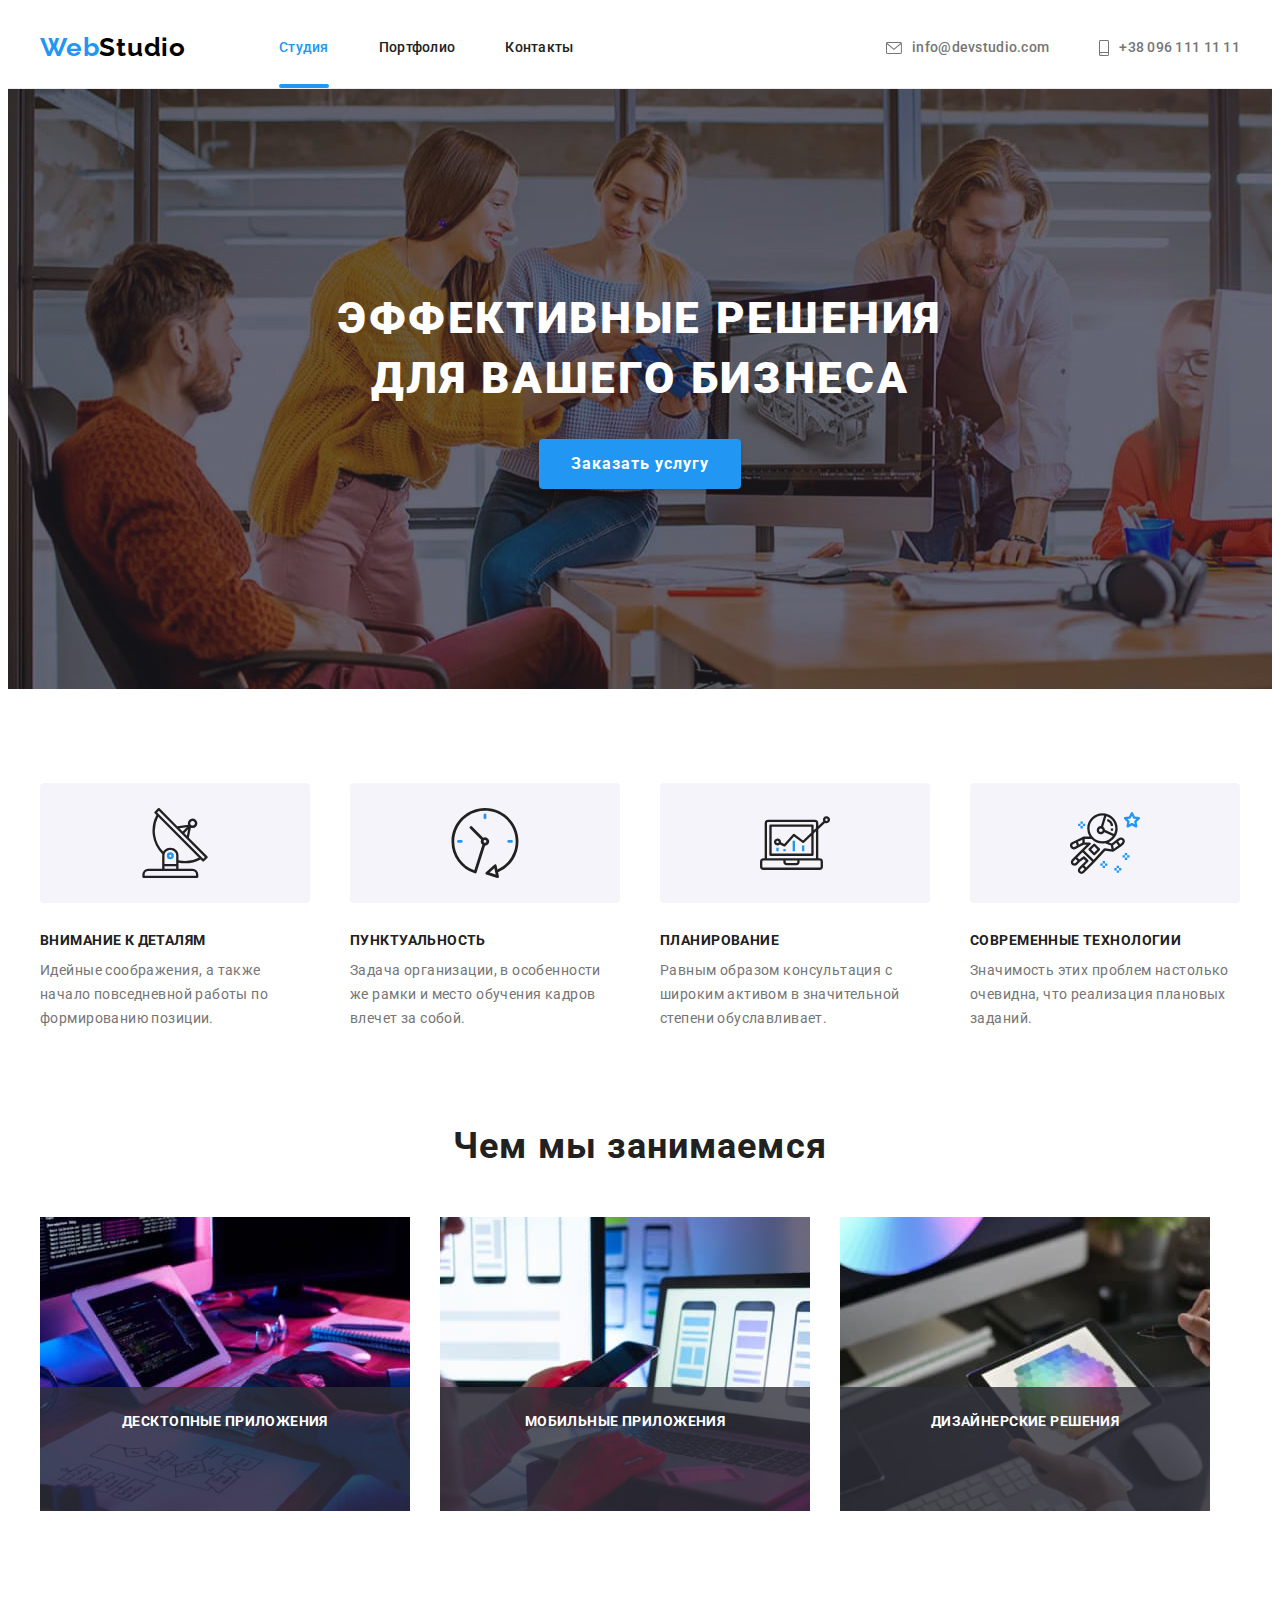
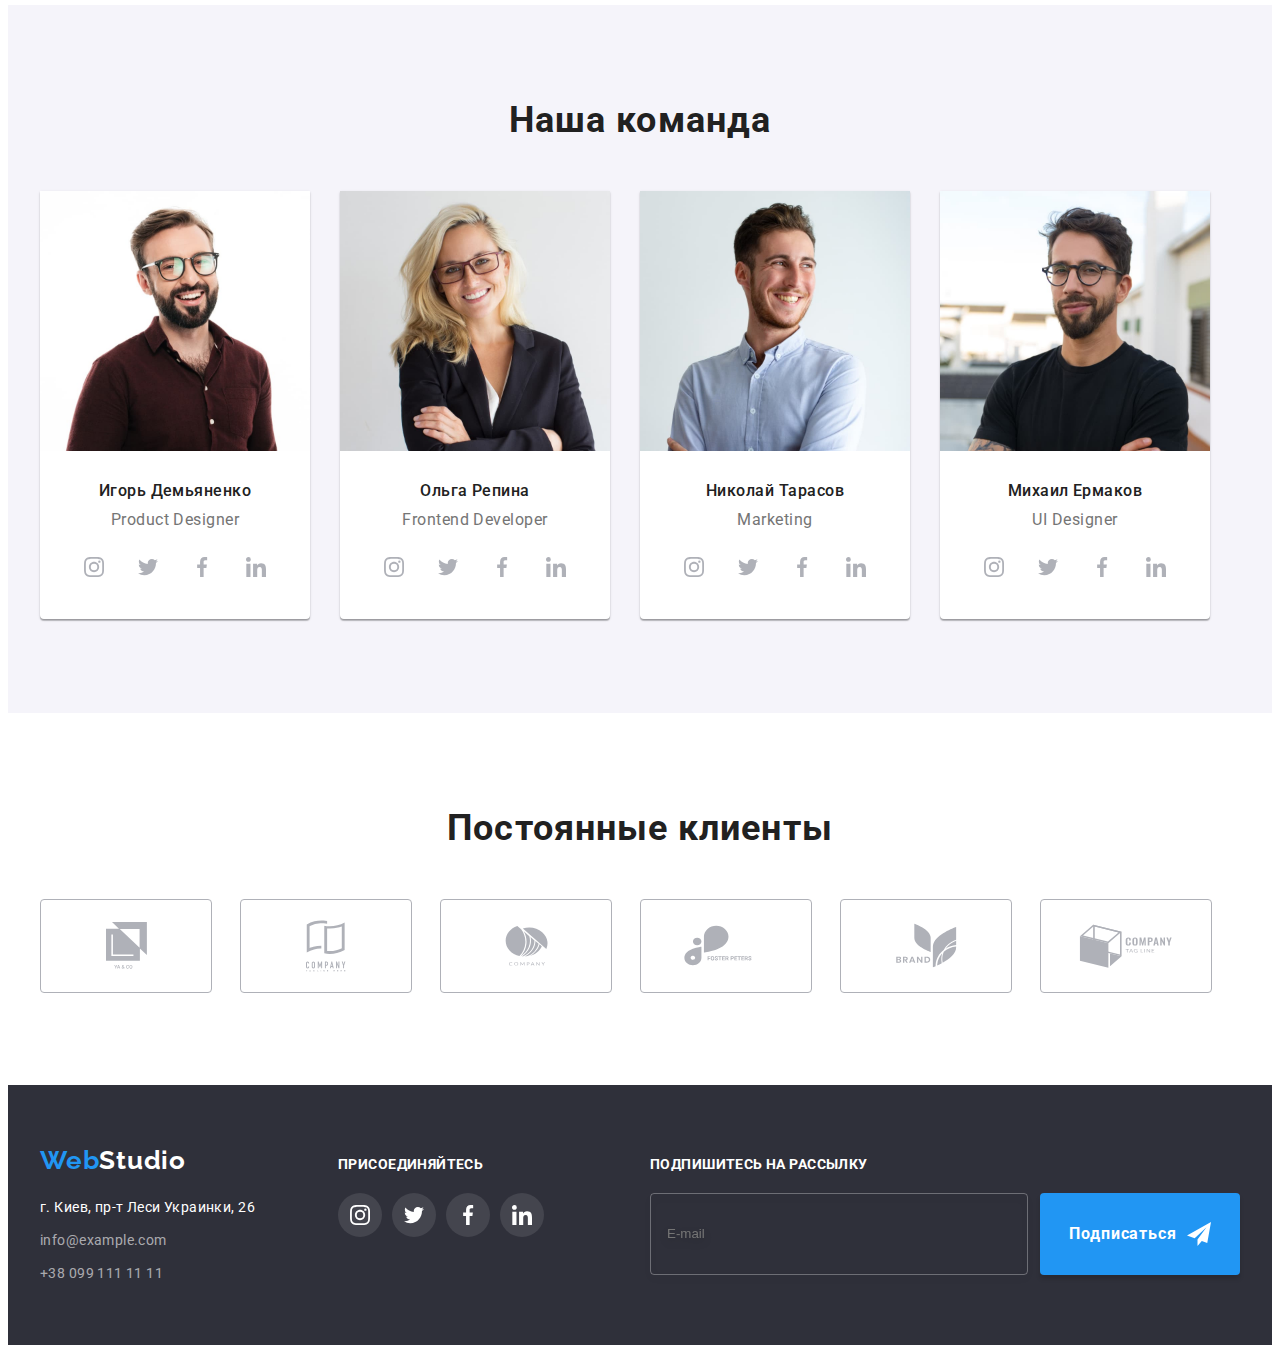
<file: index.html>
<!DOCTYPE html>
<html lang="ru">
  <head>
    <meta charset="UTF-8" />
    <meta http-equiv="X-UA-Compatible" content="IE=edge" />
    <meta name="viewport" content="width=device-width, initial-scale=1.0" />
    <title>Студия</title>
    <link rel="preconnect" href="https://fonts.googleapis.com" />
    <link rel="preconnect" href="https://fonts.gstatic.com" crossorigin />
    <link
      href="https://fonts.googleapis.com/css2?family=Raleway:wght@700&family=Roboto:wght@400;500;700;900&display=swap"
      rel="stylesheet"
    />
    <link
      rel="stylesheet"
      href="https://cdnjs.cloudflare.com/ajax/libs/modern-normalize/1.1.0/modern-normalize.min.css"
      integrity="sha512-wpPYUAdjBVSE4KJnH1VR1HeZfpl1ub8YT/NKx4PuQ5NmX2tKuGu6U/JRp5y+Y8XG2tV+wKQpNHVUX03MfMFn9Q=="
      crossorigin="anonymous"
      referrerpolicy="no-referrer"
    />
    <link rel="stylesheet" href="./css/main.min.css" />
  </head>

  <body>
    <header class="header">
      <div class="container header__container">
        <nav class="header-nav">
          <a class="logo logo--up" href="./index.html">
            Web<span class="logo__header">Studio</span></a
          >
          <ul class="header-nav__list">
            <li class="header-nav__item">
              <a
                class="header-nav__link header-nav__link--current"
                href="./index.html"
                >Студия</a
              >
            </li>
            <li class="header-nav__item">
              <a class="header-nav__link" href="./portfolio.html">Портфолио</a>
            </li>
            <li class="header-nav__item">
              <a class="header-nav__link" href="">Контакты</a>
            </li>
          </ul>
        </nav>
        <ul class="contact-quickly">
          <li class="contact-quickly__list">
            <a
              class="contact-quickly__link header-nav__link"
              href="mailto:info@devstudio.com"
            >
              <svg class="contact-quickly__icon" width="16" height="12">
                <use href="./images/icons.svg#envelope"></use>
              </svg>
              info@devstudio.com</a
            >
          </li>
          <li class="contact-quickly__list">
            <a
              class="contact-quickly__link header-nav__link"
              href="tel:380961111111"
            >
              <svg class="contact-quickly__icon" width="10" height="16">
                <use href="./images/icons.svg#smartphone"></use>
              </svg>
              +38 096 111 11 11</a
            >
          </li>
        </ul>
      </div>
    </header>
    <main>
      <section class="hero">
        <h1 class="hero__title">
          Эффективные решения <br />
          для вашего бизнеса
        </h1>
        <button class="button-general" type="button" data-modal-open>
          Заказать услугу
        </button>
      </section>

      <section class="feature section">
        <div class="container">
          <h2 class="visually-hidden">Особенности</h2>
          <ul class="feature__list">
            <li class="feature__item">
              <div class="feature__fon">
                <svg width="70" height="70">
                  <use href="./images/icons.svg#antenna"></use>
                </svg>
              </div>
              <h3 class="feature__title">Внимание к деталям</h3>
              <p class="feature__text">
                Идейные соображения, а также начало повседневной работы по
                формированию позиции.
              </p>
            </li>
            <li class="feature__item">
              <div class="feature__fon">
                <svg width="70" height="70">
                  <use href="./images/icons.svg#clock"></use>
                </svg>
              </div>
              <h3 class="feature__title">Пунктуальность</h3>
              <p class="feature__text">
                Задача организации, в особенности же рамки и место обучения
                кадров влечет за собой.
              </p>
            </li>
            <li class="feature__item">
              <div class="feature__fon">
                <svg width="70" height="70">
                  <use href="./images/icons.svg#diagram"></use>
                </svg>
              </div>

              <h3 class="feature__title">Планирование</h3>
              <p class="feature__text">
                Равным образом консультация с широким активом в значительной
                степени обуславливает.
              </p>
            </li>
            <li class="feature__item">
              <div class="feature__fon">
                <svg width="70" height="70">
                  <use href="./images/icons.svg#astronaut"></use>
                </svg>
              </div>

              <h3 class="feature__title">Современные технологии</h3>
              <p class="feature__text">
                Значимость этих проблем настолько очевидна, что реализация
                плановых заданий.
              </p>
            </li>
          </ul>
        </div>
      </section>

      <section class="promo">
        <div class="container">
          <h2 class="title">Чем мы занимаемся</h2>
          <ul class="promo__list">
            <li class="promo__item">
              <img
                src="./images/work/work-1.jpg"
                alt="Разрабатываем приложения для настольных компьютеров"
                width="370"
                height="294"
              />
              <div class="promo__backgroundcolor">
                <p class="promo__descr">Десктопные приложения</p>
              </div>
            </li>
            <li class="promo__item">
              <img
                src="./images/work/work-2.jpg"
                alt="Разрабатываем приложения для мобильных устройств"
                width="370"
                height="294"
              />
              <div class="promo__backgroundcolor">
                <p class="promo__descr">Мобильные приложения</p>
              </div>
            </li>
            <li class="promo__item">
              <img
                src="./images/work/work-3.jpg"
                alt="Разрабатываем дизайнерские проекты"
                width="370"
                height="294"
              />
              <div class="promo__backgroundcolor">
                <p class="promo__descr">Дизайнерские решения</p>
              </div>
            </li>
          </ul>
        </div>
      </section>

      <section class="team section">
        <div class="container">
          <h2 class="title team__title">Наша команда</h2>
          <ul class="team__list">
            <li class="team__member">
              <img
                class="team__photo"
                src="./images/team/team.jpg"
                alt="Игорь Демьяненко"
                width="270"
                height="260"
              />
              <div class="team__descr">
                <h3 class="team__name">Игорь Демьяненко</h3>
                <p class="team__position" lang="en">Product Designer</p>
                <ul class="social-list">
                  <li class="social-list__item">
                    <a
                      class="social-list__link"
                      href=""
                      aria-label="Icon Instagram"
                      target="_blank"
                      rel="noopener noreferrer"
                    >
                      <svg class="social-list__icon" width="20" height="20">
                        <use href="./images/icons.svg#instagram"></use>
                      </svg>
                    </a>
                  </li>
                  <li class="social-list__item">
                    <a
                      class="social-list__link"
                      href=""
                      aria-label="Icon Twitter"
                      target="_blank"
                      rel="noopener noreferrer"
                    >
                      <svg class="social-list__icon" width="20" height="20">
                        <use href="./images/icons.svg#twitter"></use>
                      </svg>
                    </a>
                  </li>
                  <li class="social-list__item">
                    <a
                      class="social-list__link"
                      href=""
                      aria-label="Icon Facebook"
                      target="_blank"
                      rel="noopener noreferrer"
                    >
                      <svg class="social-list__icon" width="20" height="20">
                        <use href="./images/icons.svg#facebook"></use>
                      </svg>
                    </a>
                  </li>
                  <li class="social-list__item">
                    <a
                      class="social-list__link"
                      href=""
                      aria-label="Icon Linkedin"
                      target="_blank"
                      rel="noopener noreferrer"
                    >
                      <svg class="social-list__icon" width="20" height="20">
                        <use href="./images/icons.svg#linkedin"></use>
                      </svg>
                    </a>
                  </li>
                </ul>
              </div>
            </li>
            <li class="team__member">
              <img
                class="team__photo"
                src="./images/team/team-2.jpg"
                alt="Ольга Репина"
                width="270"
                height="260"
              />

              <div class="team__descr">
                <h3 class="team__name">Ольга Репина</h3>
                <p class="team__position" lang="en">Frontend Developer</p>
                <ul class="social-list">
                  <li class="social-list__item">
                    <a
                      class="social-list__link"
                      href=""
                      aria-label="Icon Instagram"
                      target="_blank"
                      rel="noopener noreferrer"
                    >
                      <svg class="social-list__icon" width="20" height="20">
                        <use href="./images/icons.svg#instagram"></use>
                      </svg>
                    </a>
                  </li>
                  <li class="social-list__item">
                    <a
                      class="social-list__link"
                      href=""
                      aria-label="Icon Twitter"
                      target="_blank"
                      rel="noopener noreferrer"
                    >
                      <svg class="social-list__icon" width="20" height="20">
                        <use href="./images/icons.svg#twitter"></use>
                      </svg>
                    </a>
                  </li>
                  <li class="social-list__item">
                    <a
                      class="social-list__link"
                      href=""
                      aria-label="Icon Facebook"
                      target="_blank"
                      rel="noopener noreferrer"
                    >
                      <svg class="social-list__icon" width="20" height="20">
                        <use href="./images/icons.svg#facebook"></use>
                      </svg>
                    </a>
                  </li>
                  <li class="social-list__item">
                    <a
                      class="social-list__link"
                      href=""
                      aria-label="Icon Linkedin"
                      target="_blank"
                      rel="noopener noreferrer"
                    >
                      <svg class="social-list__icon" width="20" height="20">
                        <use href="./images/icons.svg#linkedin"></use>
                      </svg>
                    </a>
                  </li>
                </ul>
              </div>
            </li>
            <li class="team__member">
              <img
                class="team__photo"
                src="./images/team/team-3.jpg"
                alt="Николай Тарасов"
                width="270"
                height="260"
              />

              <div class="team__descr">
                <h3 class="team__name">Николай Тарасов</h3>
                <p class="team__position" lang="en">Marketing</p>
                <ul class="social-list">
                  <li class="social-list__item">
                    <a
                      class="social-list__link"
                      href=""
                      aria-label="Icon Instagram"
                      target="_blank"
                      rel="noopener noreferrer"
                    >
                      <svg class="social-list__icon" width="20" height="20">
                        <use href="./images/icons.svg#instagram"></use>
                      </svg>
                    </a>
                  </li>
                  <li class="social-list__item">
                    <a
                      class="social-list__link"
                      href=""
                      aria-label="Icon Twitter"
                      target="_blank"
                      rel="noopener noreferrer"
                    >
                      <svg class="social-list__icon" width="20" height="20">
                        <use href="./images/icons.svg#twitter"></use>
                      </svg>
                    </a>
                  </li>
                  <li class="social-list__item">
                    <a
                      class="social-list__link"
                      href=""
                      aria-label="Icon Facebook"
                      target="_blank"
                      rel="noopener noreferrer"
                    >
                      <svg class="social-list__icon" width="20" height="20">
                        <use href="./images/icons.svg#facebook"></use>
                      </svg>
                    </a>
                  </li>
                  <li class="social-list__item">
                    <a
                      class="social-list__link"
                      href=""
                      aria-label="Icon Linkedin"
                      target="_blank"
                      rel="noopener noreferrer"
                    >
                      <svg class="social-list__icon" width="20" height="20">
                        <use href="./images/icons.svg#linkedin"></use>
                      </svg>
                    </a>
                  </li>
                </ul>
              </div>
            </li>
            <li class="team__member">
              <img
                class="team__photo"
                src="./images/team/team-4.jpg"
                alt="Михаил Ермаков"
                width="270"
                height="260"
              />
              <div class="team__descr">
                <h3 class="team__name">Михаил Ермаков</h3>
                <p class="team__position" lang="en">UI Designer</p>
                <ul class="social-list">
                  <li class="social-list__item">
                    <a
                      class="social-list__link"
                      href=""
                      aria-label="Icon Instagram"
                      target="_blank"
                      rel="noopener noreferrer"
                    >
                      <svg class="social-list__icon" width="20" height="20">
                        <use href="./images/icons.svg#instagram"></use>
                      </svg>
                    </a>
                  </li>
                  <li class="social-list__item">
                    <a
                      class="social-list__link"
                      href=""
                      aria-label="Icon Twitter"
                      target="_blank"
                      rel="noopener noreferrer"
                    >
                      <svg class="social-list__icon" width="20" height="20">
                        <use href="./images/icons.svg#twitter"></use>
                      </svg>
                    </a>
                  </li>
                  <li class="social-list__item">
                    <a
                      class="social-list__link"
                      href=""
                      aria-label="Icon Facebook"
                      target="_blank"
                      rel="noopener noreferrer"
                    >
                      <svg class="social-list__icon" width="20" height="20">
                        <use href="./images/icons.svg#facebook"></use>
                      </svg>
                    </a>
                  </li>
                  <li class="social-list__item">
                    <a
                      class="social-list__link"
                      href=""
                      aria-label="Icon Linkedin"
                      target="_blank"
                      rel="noopener noreferrer"
                    >
                      <svg class="social-list__icon" width="20" height="20">
                        <use href="./images/icons.svg#linkedin"></use>
                      </svg>
                    </a>
                  </li>
                </ul>
              </div>
            </li>
          </ul>
        </div>
      </section>

      <section class="clients section">
        <div class="container">
          <h2 class="title">Постоянные клиенты</h2>
          <ul class="clients__list">
            <li class="our-client">
              <a class="our-client__link" href="">
                <svg class="our-client__logo" width="41" height="47">
                  <use href="./images/icons.svg#ya-co"></use>
                </svg>
              </a>
            </li>
            <li class="our-client">
              <a class="our-client__link" href="">
                <svg class="our-client__logo" width="40" height="52">
                  <use href="./images/icons.svg#tagline"></use>
                </svg>
              </a>
            </li>
            <li class="our-client">
              <a class="our-client__link" href="">
                <svg class="our-client__logo" width="43" height="41">
                  <use href="./images/icons.svg#company"></use>
                </svg>
              </a>
            </li>
            <li class="our-client">
              <a class="our-client__link" href="">
                <svg class="our-client__logo" width="84" height="41">
                  <use href="./images/icons.svg#foster"></use>
                </svg>
              </a>
            </li>
            <li class="our-client">
              <a class="our-client__link" href="">
                <svg class="our-client__logo" width="63" height="45">
                  <use href="./images/icons.svg#brand"></use>
                </svg>
              </a>
            </li>
            <li class="our-client">
              <a class="our-client__link" href="">
                <svg class="our-client__logo" width="94" height="44">
                  <use href="./images/icons.svg#tag-line"></use>
                </svg>
              </a>
            </li>
          </ul>
        </div>
      </section>
    </main>
    <footer class="footer">
      <div class="container footer__container">
        <div class="footer__adress">
          <a class="logo logo--down" href="./index.html">
            Web<span class="logo__footer">Studio</span></a
          >
          <address>
            <ul class="contacts">
              <li class="contacts__item">
                <a
                  class="contacts__decor"
                  href="https://goo.gl/maps/PAiW9LLceKNYEAaVA"
                  target="_blank"
                  rel="noreferrer noopener nofollow"
                  >г. Киев, пр-т Леси Украинки, 26</a
                >
              </li>
              <li class="contacts__item">
                <a
                  class="contacts__decor--transparency"
                  href="mailto:info@example.com"
                  >info@example.com</a
                >
              </li>
              <li class="contacts__item">
                <a class="contacts__decor--transparency" href="tel:380991111111"
                  >+38 099 111 11 11</a
                >
              </li>
            </ul>
          </address>
        </div>
        <div class="join">
          <p class="join__title">присоединяйтесь</p>
          <ul class="social-list">
            <li class="social-list__item">
              <a
                class="social-list__link social-list__link--footer"
                href=""
                aria-label="Icon Instagram"
              >
                <svg class="social-list__icon" width="20" height="20">
                  <use href="./images/icons.svg#instagram"></use>
                </svg>
              </a>
            </li>
            <li class="social-list__item">
              <a
                class="social-list__link social-list__link--footer"
                href=""
                aria-label="Icon Twitter"
              >
                <svg
                  class="social-list__icon adress-icon"
                  width="20"
                  height="20"
                >
                  <use href="./images/icons.svg#twitter"></use>
                </svg>
              </a>
            </li>
            <li class="social-list__item">
              <a
                class="social-list__link social-list__link--footer"
                href=""
                aria-label="Icon Facebook"
              >
                <svg
                  class="social-list__icon adress-icon"
                  width="20"
                  height="20"
                >
                  <use href="./images/icons.svg#facebook"></use>
                </svg>
              </a>
            </li>
            <li class="social-list__item">
              <a
                class="social-list__link social-list__link--footer"
                href=""
                aria-label="Icon Linkedin"
              >
                <svg
                  class="social-list__icon adress-icon"
                  width="20"
                  height="20"
                >
                  <use href="./images/icons.svg#linkedin"></use>
                </svg>
              </a>
            </li>
          </ul>
        </div>
        <form class="subscription" autocomplete="off">
          <label class="subscription__label" for="subscription"
            >Подпишитесь на рассылку</label
          >
          <div class="subscription__form">
            <input
              class="subscription__input"
              type="email"
              name="subscription"
              id="subscription"
              placeholder="E-mail"
            />
            <button class="subscription__button" type="submit">
              <span class="subscription__send">Подписаться</span>
              <svg class="subscription__icon" width="24" height="24">
                <use href="./images/icons.svg#icon-send"></use>
              </svg>
            </button>
          </div>
        </form>
      </div>
    </footer>
    <div class="backdrop is-hidden" data-modal>
      <div class="modal">
        <button class="close-button" type="button" data-modal-close>
          <svg class="close-button__svg" width="18" height="18">
            <use href="./images/icons.svg#close"></use>
          </svg>
        </button>

        <strong class="modal__title"
          >Оставьте свои данные, мы вам перезвоним</strong
        >
        <label class="modal__form">
          <span class="modal__label">Имя</span>
          <span class="modal__custom">
            <input class="modal__input" type="text" name="name" />
            <svg class="modal__icon" width="18" height="18">
              <use href="./images/icons.svg#person-modal"></use>
            </svg>
          </span>
        </label>
        <label class="modal__form">
          <span class="modal__label">Телефон</span>
          <span class="modal__custom">
            <input class="modal__input" type="tel" name="tel" />
            <svg class="modal__icon" width="18" height="18">
              <use href="./images/icons.svg#phone-modal"></use>
            </svg>
          </span>
        </label>
        <label class="modal__form">
          <span class="modal__label">Почта</span>
          <span class="modal__custom">
            <input class="modal__input" type="email" name="e-mail" />
            <svg class="modal__icon" width="18" height="18">
              <use href="./images/icons.svg#email-modal"></use>
            </svg>
          </span>
        </label>
        <div class="modal__area-form">
          <label class="modal__label" for="textarea">Комментарий</label>
          <textarea
            class="modal__area"
            name="textarea"
            rows="10"
            id="textarea"
            placeholder="Введите текст"
          ></textarea>
        </div>

        <label class="checkbox-form">
          <input
            class="checkbox-form__checkbox visually-hidden"
            type="checkbox"
          />
          <span class="checkbox-form__icon">
            <svg width="16" height="15">
              <use href="./images/icons.svg#icon-check-modal"></use>
            </svg>
          </span>
          <span class="checkbox-form__text"
            >Соглашаюсь с рассылкой и принимаю
            <a class="checkbox-form__link" href="">Условия договора</a></span
          >
        </label>

        <button class="button-general" type="submit">Отправить</button>
      </div>
    </div>
    <script src="./js/modal.js"></script>
  </body>
</html>
</file>
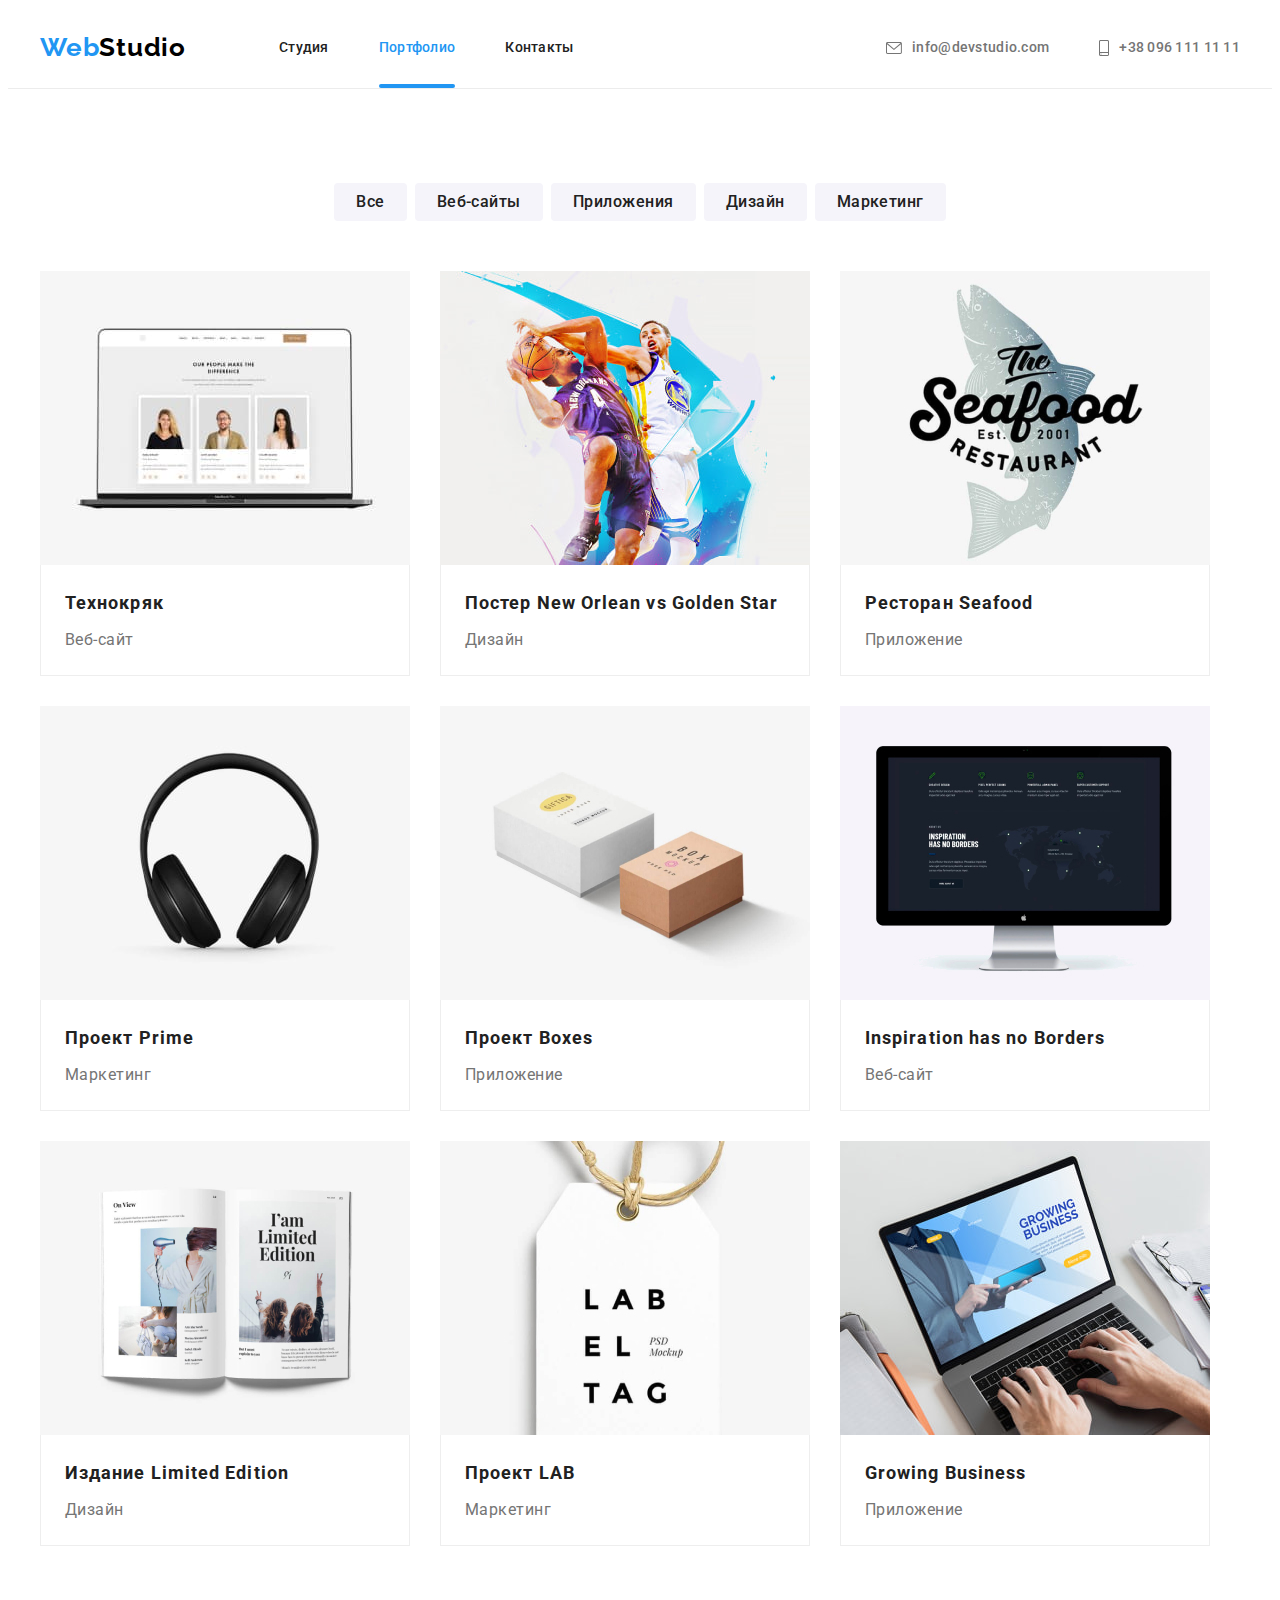
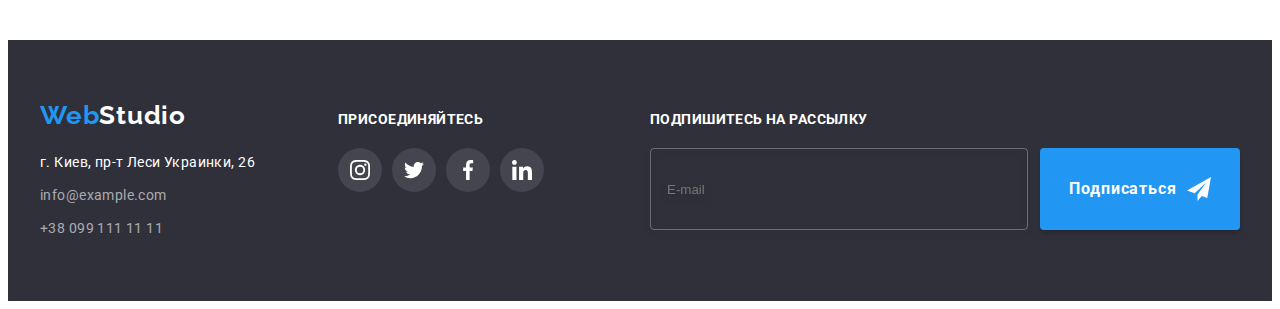
<file: portfolio.html>
<!DOCTYPE html>
<html lang="ru">
  <head>
    <meta charset="UTF-8" />
    <meta http-equiv="X-UA-Compatible" content="IE=edge" />
    <meta name="viewport" content="width=device-width, initial-scale=1.0" />
    <title>Портфолио</title>
    <link rel="preconnect" href="https://fonts.googleapis.com" />
    <link rel="preconnect" href="https://fonts.gstatic.com" crossorigin />
    <link
      href="https://fonts.googleapis.com/css2?family=Raleway:wght@700&family=Roboto:wght@400;500;700;900&display=swap"
      rel="stylesheet"
    />
    <link
      rel="stylesheet"
      href="https://cdnjs.cloudflare.com/ajax/libs/modern-normalize/1.1.0/modern-normalize.min.css"
      integrity="sha512-wpPYUAdjBVSE4KJnH1VR1HeZfpl1ub8YT/NKx4PuQ5NmX2tKuGu6U/JRp5y+Y8XG2tV+wKQpNHVUX03MfMFn9Q=="
      crossorigin="anonymous"
      referrerpolicy="no-referrer"
    />
    <link rel="stylesheet" href="./css/main.min.css" />
  </head>

  <body>
    <header class="header">
      <div class="container header__container">
        <nav class="header-nav">
          <a class="logo logo--up" href="./index.html">
            Web<span class="logo__header">Studio</span></a
          >
          <ul class="header-nav__list">
            <li class="header-nav__item">
              <a class="header-nav__link" href="./index.html">Студия</a>
            </li>
            <li class="header-nav__item">
              <a
                class="header-nav__link header-nav__link--current"
                href="./portfolio.html"
                >Портфолио</a
              >
            </li>
            <li class="header-nav__item">
              <a class="header-nav__link" href="">Контакты</a>
            </li>
          </ul>
        </nav>
        <ul class="contact-quickly">
          <li class="contact-quickly__list">
            <a
              class="contact-quickly__link header-nav__link"
              href="mailto:info@devstudio.com"
            >
              <svg class="contact-quickly__icon" width="16" height="12">
                <use href="./images/icons.svg#envelope"></use>
              </svg>
              info@devstudio.com</a
            >
          </li>
          <li class="contact-quickly__list">
            <a
              class="contact-quickly__link header-nav__link"
              href="tel:380961111111"
            >
              <svg class="contact-quickly__icon" width="10" height="16">
                <use href="./images/icons.svg#smartphone"></use>
              </svg>
              +38 096 111 11 11</a
            >
          </li>
        </ul>
      </div>
    </header>
    <main>
      <section class="section">
        <div class="container">
          <h1 class="visually-hidden">Примеры работ веб-студии</h1>
          <ul class="filter">
            <li class="filter__item">
              <button class="filter__button" type="button">Все</button>
            </li>
            <li class="filter__item">
              <button class="filter__button" type="button">Веб-сайты</button>
            </li>
            <li class="filter__item">
              <button class="filter__button" type="button">Приложения</button>
            </li>
            <li class="filter__item">
              <button class="filter__button" type="button">Дизайн</button>
            </li>
            <li class="filter__item">
              <button class="filter__button" type="button">Маркетинг</button>
            </li>
          </ul>
          <ul class="portfolio">
            <li class="portfolio__item">
              <a class="customer" href="">
                <div class="customer__vor-overlay">
                  <img
                    src="./images/portfolio/technokrjak.jpg"
                    alt="Изображение ноутбука"
                    width="370"
                    height="294"
                  />
                  <div class="customer__overlay">
                    <p class="customer__overlay-descr">
                      Ресурс предлагает комплексные предложения с разным уровнем
                      функционала и сервисов. Все это позволит посетителю
                      получить исчерпывающие сведения о компании или частном
                      лице.
                    </p>
                  </div>
                </div>
                <div class="customer__description">
                  <h2 class="customer__company">Технокряк</h2>
                  <p class="customer__type">Веб-сайт</p>
                </div>
              </a>
            </li>
            <li class="portfolio__item">
              <a class="customer" href="">
                <div class="customer__vor-overlay">
                  <img
                    src="./images/portfolio/new-orlean.jpg"
                    alt="Постер New Orlean"
                    width="370"
                    height="294"
                  />
                  <div class="customer__overlay">
                    <p class="customer__overlay-descr">
                      Ресурс предлагает комплексные предложения с разным уровнем
                      функционала и сервисов. Все это позволит посетителю
                      получить исчерпывающие сведения о компании или частном
                      лице.
                    </p>
                  </div>
                </div>
                <div class="customer__description">
                  <h2 class="customer__company">
                    Постер New Orlean vs Golden Star
                  </h2>
                  <p class="customer__type">Дизайн</p>
                </div>
              </a>
            </li>
            <li class="portfolio__item">
              <a class="customer" href="">
                <div class="customer__vor-overlay">
                  <img
                    src="./images/portfolio/seafood.jpg"
                    alt="Ресторан Seafood"
                    width="370"
                    height="294"
                  />
                  <div class="customer__overlay">
                    <p class="customer__overlay-descr">
                      Ресурс предлагает комплексные предложения с разным уровнем
                      функционала и сервисов. Все это позволит посетителю
                      получить исчерпывающие сведения о компании или частном
                      лице.
                    </p>
                  </div>
                </div>

                <div class="customer__description">
                  <h2 class="customer__company">Ресторан Seafood</h2>
                  <p class="customer__type">Приложение</p>
                </div>
              </a>
            </li>
            <li class="portfolio__item">
              <a class="customer" href="">
                <div class="customer__vor-overlay">
                  <img
                    src="./images/portfolio/prime.jpg"
                    alt="Наушники"
                    width="370"
                    height="294"
                  />
                  <div class="customer__overlay">
                    <p class="customer__overlay-descr">
                      Ресурс предлагает комплексные предложения с разным уровнем
                      функционала и сервисов. Все это позволит посетителю
                      получить исчерпывающие сведения о компании или частном
                      лице.
                    </p>
                  </div>
                </div>

                <div class="customer__description">
                  <h2 class="customer__company">Проект Prime</h2>
                  <p class="customer__type">Маркетинг</p>
                </div>
              </a>
            </li>
            <li class="portfolio__item">
              <a class="customer" href="">
                <div class="customer__vor-overlay">
                  <img
                    src="./images/portfolio/boxes.jpg"
                    alt="Две коробки"
                    width="370"
                    height="294"
                  />
                  <div class="customer__overlay">
                    <p class="customer__overlay-descr">
                      Ресурс предлагает комплексные предложения с разным уровнем
                      функционала и сервисов. Все это позволит посетителю
                      получить исчерпывающие сведения о компании или частном
                      лице.
                    </p>
                  </div>
                </div>

                <div class="customer__description">
                  <h2 class="customer__company">Проект Boxes</h2>
                  <p class="customer__type">Приложение</p>
                </div>
              </a>
            </li>
            <li class="portfolio__item">
              <a class="customer" href="">
                <div class="customer__vor-overlay">
                  <img
                    src="./images/portfolio/inspiration.jpg"
                    alt="Компьютер"
                    width="370"
                    height="294"
                  />
                  <div class="customer__overlay">
                    <p class="customer__overlay-descr">
                      Ресурс предлагает комплексные предложения с разным уровнем
                      функционала и сервисов. Все это позволит посетителю
                      получить исчерпывающие сведения о компании или частном
                      лице.
                    </p>
                  </div>
                </div>

                <div class="customer__description">
                  <h2 class="customer__company">Inspiration has no Borders</h2>
                  <p class="customer__type">Веб-сайт</p>
                </div>
              </a>
            </li>
            <li class="portfolio__item">
              <a class="customer" href="">
                <div class="customer__vor-overlay">
                  <img
                    src="./images/portfolio/limited-edition.jpg"
                    alt="Книга"
                    width="370"
                    height="294"
                  />
                  <div class="customer__overlay">
                    <p class="customer__overlay-descr">
                      Ресурс предлагает комплексные предложения с разным уровнем
                      функционала и сервисов. Все это позволит посетителю
                      получить исчерпывающие сведения о компании или частном
                      лице.
                    </p>
                  </div>
                </div>

                <div class="customer__description">
                  <h2 class="customer__company">Издание Limited Edition</h2>
                  <p class="customer__type">Дизайн</p>
                </div>
              </a>
            </li>
            <li class="portfolio__item">
              <a class="customer" href="">
                <div class="customer__vor-overlay">
                  <img
                    src="./images/portfolio/lab.jpg"
                    alt="Бирка"
                    width="370"
                    height="294"
                  />
                  <div class="customer__overlay">
                    <p class="customer__overlay-descr">
                      Ресурс предлагает комплексные предложения с разным уровнем
                      функционала и сервисов. Все это позволит посетителю
                      получить исчерпывающие сведения о компании или частном
                      лице.
                    </p>
                  </div>
                </div>

                <div class="customer__description">
                  <h2 class="customer__company">Проект LAB</h2>
                  <p class="customer__type">Маркетинг</p>
                </div>
              </a>
            </li>
            <li class="portfolio__item">
              <a class="customer" href="">
                <div class="customer__vor-overlay">
                  <img
                    src="./images/portfolio/growing-business.jpg"
                    alt="Ноутбук"
                    width="370"
                    height="294"
                  />
                  <div class="customer__overlay">
                    <p class="customer__overlay-descr">
                      Ресурс предлагает комплексные предложения с разным уровнем
                      функционала и сервисов. Все это позволит посетителю
                      получить исчерпывающие сведения о компании или частном
                      лице.
                    </p>
                  </div>
                </div>
                <div class="customer__description">
                  <h2 class="customer__company">Growing Business</h2>
                  <p class="customer__type">Приложение</p>
                </div>
              </a>
            </li>
          </ul>
        </div>
      </section>
    </main>
    <footer class="footer">
      <div class="container footer__container">
        <div class="footer__adress">
          <a class="logo logo--down" href="./index.html">
            Web<span class="logo__footer">Studio</span></a
          >
          <address>
            <ul class="contacts">
              <li class="contacts__item">
                <a
                  class="contacts__decor"
                  href="https://goo.gl/maps/PAiW9LLceKNYEAaVA"
                  target="_blank"
                  rel="noreferrer noopener nofollow"
                  >г. Киев, пр-т Леси Украинки, 26</a
                >
              </li>
              <li class="contacts__item">
                <a
                  class="contacts__decor--transparency"
                  href="mailto:info@example.com"
                  >info@example.com</a
                >
              </li>
              <li class="contacts__item">
                <a class="contacts__decor--transparency" href="tel:380991111111"
                  >+38 099 111 11 11</a
                >
              </li>
            </ul>
          </address>
        </div>
        <div class="join">
          <p class="join__title">присоединяйтесь</p>
          <ul class="social-list">
            <li class="social-list__item">
              <a
                class="social-list__link social-list__link--footer"
                href=""
                aria-label="Icon Instagram"
              >
                <svg class="social-list__icon" width="20" height="20">
                  <use href="./images/icons.svg#instagram"></use>
                </svg>
              </a>
            </li>
            <li class="social-list__item">
              <a
                class="social-list__link social-list__link--footer"
                href=""
                aria-label="Icon Twitter"
              >
                <svg
                  class="social-list__icon adress-icon"
                  width="20"
                  height="20"
                >
                  <use href="./images/icons.svg#twitter"></use>
                </svg>
              </a>
            </li>
            <li class="social-list__item">
              <a
                class="social-list__link social-list__link--footer"
                href=""
                aria-label="Icon Facebook"
              >
                <svg
                  class="social-list__icon adress-icon"
                  width="20"
                  height="20"
                >
                  <use href="./images/icons.svg#facebook"></use>
                </svg>
              </a>
            </li>
            <li class="social-list__item">
              <a
                class="social-list__link social-list__link--footer"
                href=""
                aria-label="Icon Linkedin"
              >
                <svg
                  class="social-list__icon adress-icon"
                  width="20"
                  height="20"
                >
                  <use href="./images/icons.svg#linkedin"></use>
                </svg>
              </a>
            </li>
          </ul>
        </div>
        <form class="subscription" autocomplete="off">
          <label class="subscription__label" for="subscription"
            >Подпишитесь на рассылку</label
          >
          <div class="subscription__form">
            <input
              class="subscription__input"
              type="email"
              name="subscription"
              id="subscription"
              placeholder="E-mail"
            />
            <button class="subscription__button" type="submit">
              <span class="subscription__send">Подписаться</span>
              <svg class="subscription__icon" width="24" height="24">
                <use href="./images/icons.svg#icon-send"></use>
              </svg>
            </button>
          </div>
        </form>
      </div>
    </footer>
  </body>
</html>
</file>
<file: css/main.min.css>
.header__container,.header-nav,.header-nav__list,.contact-quickly{display:-webkit-box;display:-ms-flexbox;display:flex;-webkit-box-pack:justify;-ms-flex-pack:justify;justify-content:space-between;-webkit-box-align:center;-ms-flex-align:center;align-items:center}.header-nav__list,.contact-quickly,.feature__list,.contacts,.promo__list,.team__list,.social-list,.clients__list,.filter,.portfolio{list-style-type:none}.social-list,.social-list__link,.subscription__button{display:-webkit-box;display:-ms-flexbox;display:flex;-webkit-box-pack:center;-ms-flex-pack:center;justify-content:center;-webkit-box-align:center;-ms-flex-align:center;align-items:center}.visually-hidden{position:absolute;width:1px;height:1px;margin:-1px;border:0;padding:0;white-space:nowrap;-webkit-clip-path:inset(100%);clip-path:inset(100%);clip:rect(0 0 0 0);overflow:hidden}body{font-family:Roboto, sans-serif;color:#757575;font-size:14px}.title{font-size:36px;line-height:1.17;text-align:center;letter-spacing:0.03em;color:#212121;margin-bottom:50px}h1,h2,h3,h4,h5,h6,p,ul{margin:0}ul{-webkit-padding-start:0;padding-inline-start:0}img{display:block}.section{padding-top:94px;padding-bottom:94px}.container{width:1200px;padding-left:15px;padding-right:15px;margin-left:auto;margin-right:auto}.footer__container{display:-webkit-box;display:-ms-flexbox;display:flex;-webkit-box-align:baseline;-ms-flex-align:baseline;align-items:baseline;-webkit-box-pack:justify;-ms-flex-pack:justify;justify-content:space-between}.header{background-color:#ffffff;border-bottom:1px solid #ececec}.header-nav{margin-right:auto}.header-nav__item{position:relative}.header-nav__link{display:inline-block;padding-top:32px;padding-bottom:32px;font-weight:500;line-height:1.14;letter-spacing:0.02em;color:#212121;text-decoration:none;-webkit-transition:color 250ms cubic-bezier(0.4, 0, 0.2, 1);transition:color 250ms cubic-bezier(0.4, 0, 0.2, 1)}.header-nav__link:hover,.header-nav__link:focus{color:#2196f3}.header-nav__link--current{color:#2196f3}.header-nav__link--current::after{position:absolute;content:"";display:inline-block;width:100%;height:4px;bottom:0;left:0;background:#2196f3;border-radius:2px}.contact-quickly__link{color:#757575;display:-webkit-box;display:-ms-flexbox;display:flex;-webkit-box-align:center;-ms-flex-align:center;align-items:center}.contact-quickly__icon{fill:currentColor;margin-right:10px}.header-nav__item:not(:last-child),.contact-quickly__list:not(:last-child){margin-right:50px}.logo{color:#2196f3;font-family:Raleway, sans-serif;font-weight:700;font-size:26px;line-height:1.2;letter-spacing:0.03em;text-decoration:none}.logo--up{margin-right:93px;padding-top:24px;padding-bottom:24px}.logo--down{display:inline-block;margin-bottom:20px}.logo__header{color:#000000}.logo__footer{color:#ffffff}.feature__list{display:-webkit-box;display:-ms-flexbox;display:flex;-webkit-box-pack:justify;-ms-flex-pack:justify;justify-content:space-between}.feature__item:not(:last-child){margin-right:30px}.feature__fon{display:-webkit-box;display:-ms-flexbox;display:flex;-webkit-box-pack:center;-ms-flex-pack:center;justify-content:center;-webkit-box-align:center;-ms-flex-align:center;align-items:center;height:120px;background-color:#f5f4fa;border-radius:4px;margin-bottom:30px}.feature__title{font-size:14px;line-height:1.14;letter-spacing:0.03em;text-transform:uppercase;color:#212121;margin-bottom:10px}.feature__text{line-height:1.71;letter-spacing:0.03em;max-width:270px}.contacts__item:not(:last-child){margin-bottom:9px}.contacts__decor{line-height:1.7;letter-spacing:0.03em;color:#ffffff;text-decoration:none;font-style:normal;-webkit-transition:color 250ms cubic-bezier(0.4, 0, 0.2, 1);transition:color 250ms cubic-bezier(0.4, 0, 0.2, 1)}.contacts__decor:hover,.contacts__decor:focus{color:#2196f3}.contacts__decor--transparency{line-height:1.7;letter-spacing:0.03em;color:rgba(255,255,255,0.6);text-decoration:none;font-style:normal;-webkit-transition:color 250ms cubic-bezier(0.4, 0, 0.2, 1);transition:color 250ms cubic-bezier(0.4, 0, 0.2, 1)}.contacts__decor--transparency:hover,.contacts__decor--transparency:focus{color:#2196f3}.hero{background-image:-webkit-gradient(linear, left top, right top, from(rgba(47,48,58,0.4)), to(rgba(47,48,58,0.4))),url(../images/hero.jpg);background-image:linear-gradient(to right, rgba(47,48,58,0.4), rgba(47,48,58,0.4)),url(../images/hero.jpg);max-width:1600px;background-color:#2f303a;text-align:center;padding-top:200px;padding-bottom:200px;margin-right:auto;margin-left:auto}.hero__title{font-weight:900;font-size:44px;line-height:1.36;text-align:center;letter-spacing:0.06em;text-transform:uppercase;color:#ffffff;margin-bottom:30px}.button-general{font-family:inherit;font-weight:700;font-size:16px;line-height:1.88;color:#ffffff;letter-spacing:0.06em;background-color:#2196f3;cursor:pointer;padding:10px 32px;-webkit-box-shadow:0px 4px 4px rgba(0,0,0,0.15);box-shadow:0px 4px 4px rgba(0,0,0,0.15);border:none;border-radius:4px;min-width:200px;-webkit-transition:background-color 250ms cubic-bezier(0.4, 0, 0.2, 1);transition:background-color 250ms cubic-bezier(0.4, 0, 0.2, 1)}.button-general:hover,.button-general:focus{background-color:#188ce8}.backdrop{position:fixed;top:0;left:0;width:100vw;height:100vh;background-color:rgba(0,0,0,0.2);-webkit-transition:opacity 250ms cubic-bezier(0.4, 0, 0.2, 1),vizibility 250ms cubic-bezier(0.4, 0, 0.2, 1);transition:opacity 250ms cubic-bezier(0.4, 0, 0.2, 1),vizibility 250ms cubic-bezier(0.4, 0, 0.2, 1)}.backdrop.is-hidden{visibility:hidden;opacity:0;pointer-events:none}.modal{position:absolute;top:50%;left:50%;-webkit-transform:translate(-50%, -50%);transform:translate(-50%, -50%);display:-webkit-box;display:-ms-flexbox;display:flex;-webkit-box-orient:vertical;-webkit-box-direction:normal;-ms-flex-direction:column;flex-direction:column;-webkit-box-pack:normal;-ms-flex-pack:normal;justify-content:normal;-webkit-box-align:center;-ms-flex-align:center;align-items:center;width:528px;padding:40px;background:#ffffff;-webkit-box-shadow:0px 1px 3px rgba(0,0,0,0.12),0px 1px 1px rgba(0,0,0,0.14),0px 2px 1px rgba(0,0,0,0.2);box-shadow:0px 1px 3px rgba(0,0,0,0.12),0px 1px 1px rgba(0,0,0,0.14),0px 2px 1px rgba(0,0,0,0.2);border-radius:4px;opacity:1;-webkit-transition:-webkit-transform 250ms cubic-bezier(0.4, 0, 0.2, 1);transition:-webkit-transform 250ms cubic-bezier(0.4, 0, 0.2, 1);transition:transform 250ms cubic-bezier(0.4, 0, 0.2, 1);transition:transform 250ms cubic-bezier(0.4, 0, 0.2, 1), -webkit-transform 250ms cubic-bezier(0.4, 0, 0.2, 1)}.backdrop.is-hidden .modal{-webkit-transform:translateY(-200%);transform:translateY(-200%)}.modal__title{display:inline;margin-bottom:12px;font-size:20px;line-height:1.15;letter-spacing:0.03em;color:#212121}.modal__form{display:block;width:100%;margin-bottom:10px}.modal__label{display:inline-block;margin-bottom:4px;font-size:12px;line-height:1.17;letter-spacing:0.01em;color:#757575}.modal__custom{position:relative;display:block;height:40px}.modal__input{width:100%;height:100%;padding-left:42px;border:1px solid rgba(33,33,33,0.2);border-radius:4px;-webkit-transition:border 250ms cubic-bezier(0.4, 0, 0.2, 1);transition:border 250ms cubic-bezier(0.4, 0, 0.2, 1)}.modal__input:focus,.modal__input:focus{border-color:#2196f3;outline:transparent}.modal__icon{position:absolute;top:50%;left:14px;-webkit-transform:translateY(-50%);transform:translateY(-50%);-webkit-transition:fill 250ms cubic-bezier(0.4, 0, 0.2, 1);transition:fill 250ms cubic-bezier(0.4, 0, 0.2, 1)}.modal__input:focus+.modal__icon{fill:#2196f3}.modal__area-form{width:100%;margin-bottom:20px}.modal__area{width:100%;padding:8px;resize:none;font-size:12px;line-height:1.17;letter-spacing:0.01em;color:#000000;border:1px solid rgba(33,33,33,0.2);border-radius:4px}.modal__area:focus,.modal__area:focus{border-color:#2196f3;outline:transparent}.modal__area::-webkit-input-placeholder{font-size:12px;line-height:1.17;letter-spacing:0.01em;color:rgba(117,117,117,0.5)}.modal__area:-ms-input-placeholder{font-size:12px;line-height:1.17;letter-spacing:0.01em;color:rgba(117,117,117,0.5)}.modal__area::-ms-input-placeholder{font-size:12px;line-height:1.17;letter-spacing:0.01em;color:rgba(117,117,117,0.5)}.modal__area::placeholder{font-size:12px;line-height:1.17;letter-spacing:0.01em;color:rgba(117,117,117,0.5)}.close-button{position:absolute;display:-webkit-box;display:-ms-flexbox;display:flex;-webkit-box-align:center;-ms-flex-align:center;align-items:center;-webkit-box-pack:center;-ms-flex-pack:center;justify-content:center;top:8px;right:8px;width:30px;height:30px;padding:0;background-color:#ffffff;border:1px solid rgba(0,0,0,0.1);border-radius:50%;cursor:pointer;-webkit-transition:fill 250ms cubic-bezier(0.4, 0, 0.2, 1);transition:fill 250ms cubic-bezier(0.4, 0, 0.2, 1)}.close-button__svg{fill:#212121;-webkit-transition:fill 250ms cubic-bezier(0.4, 0, 0.2, 1);transition:fill 250ms cubic-bezier(0.4, 0, 0.2, 1)}.close-button:hover .close-button__svg,.close-button:focus .close-button__svg{fill:#2196f3}.checkbox-form{display:-webkit-box;display:-ms-flexbox;display:flex;-webkit-box-align:center;-ms-flex-align:center;align-items:center;margin-bottom:30px;font-size:14px;line-height:1.71;letter-spacing:0.03em;color:#757575}.checkbox-form__link{cursor:pointer;color:#2196f3}.checkbox-form__icon{display:-webkit-box;display:-ms-flexbox;display:flex;-webkit-box-align:center;-ms-flex-align:center;align-items:center;-webkit-box-pack:center;-ms-flex-pack:center;justify-content:center;width:16px;height:15px;margin-right:8px;fill:transparent;border-radius:2px;outline:2px solid #212121;outline-offset:-2px;-webkit-transition:fill 250ms cubic-bezier(0.4, 0, 0.2, 1),backgroud-color 250ms cubic-bezier(0.4, 0, 0.2, 1),outline-color 250ms cubic-bezier(0.4, 0, 0.2, 1);transition:fill 250ms cubic-bezier(0.4, 0, 0.2, 1),backgroud-color 250ms cubic-bezier(0.4, 0, 0.2, 1),outline-color 250ms cubic-bezier(0.4, 0, 0.2, 1)}.checkbox-form__checkbox:focus+.checkbox-form__icon{outline-color:#2196f3}.checkbox-form__checkbox:checked+.checkbox-form__icon{fill:#ffffff;background-color:#2196f3;outline:none}.promo{padding-bottom:94px}.promo__list{display:-webkit-box;display:-ms-flexbox;display:flex}.promo__item{position:relative}.promo__item:not(:last-child){margin-right:30px}.promo__backgroundcolor{position:absolute;bottom:0;left:0;width:100%;height:70px;padding-top:27px;padding-bottom:27px;text-align:center;background-color:rgba(47,48,58,0.8)}.promo__descr{font-weight:700;font-size:14px;line-height:1.14;letter-spacing:0.03em;text-transform:uppercase;color:#ffffff}.team{background-color:#f5f4fa}.team__title{margin-bottom:50px}.team__list{display:-webkit-box;display:-ms-flexbox;display:flex}.team__descr{padding-top:30px;padding-bottom:30px}.team__member{background-color:#ffffff;-webkit-box-shadow:0px 1px 3px rgba(0,0,0,0.12),0px 1px 1px rgba(0,0,0,0.14),0px 2px 1px rgba(0,0,0,0.2);box-shadow:0px 1px 3px rgba(0,0,0,0.12),0px 1px 1px rgba(0,0,0,0.14),0px 2px 1px rgba(0,0,0,0.2);border-radius:0px 0px 4px 4px}.team__member:not(:last-child){margin-right:30px}.team__name{font-weight:500;font-size:16px;line-height:1.19;text-align:center;letter-spacing:0.03em;color:#212121;margin-bottom:10px}.team__position{font-size:16px;line-height:1.19;text-align:center;letter-spacing:0.03em;color:#757575;margin-bottom:16px}.social-list__icon{fill:currentColor}.social-list__item:not(:last-child){margin-right:10px}.social-list__link{width:44px;height:44px;color:#afb1b8;background-color:#ffffff;border-radius:50%;-webkit-transition:color 250ms cubic-bezier(0.4, 0, 0.2, 1),background-color 250ms cubic-bezier(0.4, 0, 0.2, 1);transition:color 250ms cubic-bezier(0.4, 0, 0.2, 1),background-color 250ms cubic-bezier(0.4, 0, 0.2, 1)}.social-list__link--footer{color:#ffffff;background-color:rgba(255,255,255,0.1)}.social-list__link:hover,.social-list__link:focus{color:#ffffff;background-color:#2196f3}.clients__list{display:-webkit-box;display:-ms-flexbox;display:flex}.our-client{display:block;width:170px;height:92px}.our-client:not(:last-child){margin-right:30px}.our-client__link{display:-webkit-box;display:-ms-flexbox;display:flex;-webkit-box-pack:center;-ms-flex-pack:center;justify-content:center;-webkit-box-align:center;-ms-flex-align:center;align-items:center;width:100%;height:100%;color:#afb1b8;border:1px solid #afb1b8;border-radius:4px;-webkit-transition:color 250ms cubic-bezier(0.4, 0, 0.2, 1),border-color 250ms cubic-bezier(0.4, 0, 0.2, 1);transition:color 250ms cubic-bezier(0.4, 0, 0.2, 1),border-color 250ms cubic-bezier(0.4, 0, 0.2, 1)}.our-client__link:hover,.our-client__link:focus{color:#2196f3;border-color:#2196f3}.our-client__logo{fill:currentColor}.filter{display:-webkit-box;display:-ms-flexbox;display:flex;-webkit-box-pack:center;-ms-flex-pack:center;justify-content:center;margin-bottom:50px}.filter__item:not(:last-child){margin-right:8px}.filter__button{font-family:inherit;font-weight:500;font-size:16px;line-height:1.62;text-align:center;letter-spacing:0.03em;color:#212121;background-color:#f5f4fa;cursor:pointer;padding:6px 22px;border-radius:4px;border:none;-webkit-transition:color 250ms cubic-bezier(0.4, 0, 0.2, 1),background-color 250ms cubic-bezier(0.4, 0, 0.2, 1),-webkit-box-shadow 250ms cubic-bezier(0.4, 0, 0.2, 1);transition:color 250ms cubic-bezier(0.4, 0, 0.2, 1),background-color 250ms cubic-bezier(0.4, 0, 0.2, 1),-webkit-box-shadow 250ms cubic-bezier(0.4, 0, 0.2, 1);transition:color 250ms cubic-bezier(0.4, 0, 0.2, 1),background-color 250ms cubic-bezier(0.4, 0, 0.2, 1),box-shadow 250ms cubic-bezier(0.4, 0, 0.2, 1);transition:color 250ms cubic-bezier(0.4, 0, 0.2, 1),background-color 250ms cubic-bezier(0.4, 0, 0.2, 1),box-shadow 250ms cubic-bezier(0.4, 0, 0.2, 1),-webkit-box-shadow 250ms cubic-bezier(0.4, 0, 0.2, 1)}.filter__button:hover,.filter__button:focus{color:#ffffff;background-color:#2196f3;-webkit-box-shadow:0px 3px 1px rgba(0,0,0,0.1),0px 1px 2px rgba(0,0,0,0.08),0px 2px 2px rgba(0,0,0,0.12);box-shadow:0px 3px 1px rgba(0,0,0,0.1),0px 1px 2px rgba(0,0,0,0.08),0px 2px 2px rgba(0,0,0,0.12);border-radius:4px}.portfolio{display:-webkit-box;display:-ms-flexbox;display:flex;-ms-flex-wrap:wrap;flex-wrap:wrap}.portfolio__item{background-color:#ffffff}.portfolio__item:not(:nth-child(3n)){margin-right:30px}.portfolio__item:not(:nth-last-child(-n+3)){margin-bottom:30px}.customer{display:block;text-decoration:none;-webkit-transition:-webkit-box-shadow 250ms cubic-bezier(0.4, 0, 0.2, 1);transition:-webkit-box-shadow 250ms cubic-bezier(0.4, 0, 0.2, 1);transition:box-shadow 250ms cubic-bezier(0.4, 0, 0.2, 1);transition:box-shadow 250ms cubic-bezier(0.4, 0, 0.2, 1), -webkit-box-shadow 250ms cubic-bezier(0.4, 0, 0.2, 1)}.customer:hover,.customer:focus{-webkit-box-shadow:0px 1px 1px rgba(0,0,0,0.12),0px 4px 4px rgba(0,0,0,0.06),1px 4px 6px rgba(0,0,0,0.16);box-shadow:0px 1px 1px rgba(0,0,0,0.12),0px 4px 4px rgba(0,0,0,0.06),1px 4px 6px rgba(0,0,0,0.16)}.customer__description{padding:20px 24px;border:1px solid #eeeeee;border-top:none}.customer__company{font-size:18px;line-height:2;letter-spacing:0.06em;color:#212121;margin-bottom:4px}.customer__type{font-size:16px;line-height:1.88;letter-spacing:0.03em;color:#757575}.customer__vor-overlay{position:relative;overflow:hidden}.customer__overlay{position:absolute;width:100%;height:100%;padding:17% 6.5%;background:rgba(33,150,243,0.9);-webkit-transition:-webkit-transform 250ms cubic-bezier(0.4, 0, 0.2, 1);transition:-webkit-transform 250ms cubic-bezier(0.4, 0, 0.2, 1);transition:transform 250ms cubic-bezier(0.4, 0, 0.2, 1);transition:transform 250ms cubic-bezier(0.4, 0, 0.2, 1), -webkit-transform 250ms cubic-bezier(0.4, 0, 0.2, 1)}.customer:hover .customer__overlay,.customer:focus .customer__overlay{-webkit-transform:translateY(-101%);transform:translateY(-101%)}.customer__overlay-descr{font-size:18px;line-height:1.56;letter-spacing:0.03em;color:#ffffff}.footer{background-color:#2f303a;padding-top:60px;padding-bottom:60px}.footer__adress{margin-right:70px}.join{margin-right:93px}.join__title{font-weight:700;line-height:1.14;letter-spacing:0.03em;text-transform:uppercase;color:#ffffff;margin-bottom:20px}.subscription__label{display:inline-block;font-weight:700;font-size:14px;line-height:1.14;letter-spacing:0.03em;text-transform:uppercase;color:#ffffff;margin-bottom:20px}.subscription__form{display:-webkit-box;display:-ms-flexbox;display:flex}.subscription__input{width:358px;height:50px;margin-right:12px;padding-left:16px;padding-top:15px;padding-bottom:15px;color:#ffffff;background-color:transparent;border:1px solid rgba(255,255,255,0.3);-webkit-filter:drop-shadow(0px 4px 4px rgba(0,0,0,0.15));filter:drop-shadow(0px 4px 4px rgba(0,0,0,0.15));border-radius:4px;-webkit-transition:border 250ms cubic-bezier(0.4, 0, 0.2, 1);transition:border 250ms cubic-bezier(0.4, 0, 0.2, 1)}.subscription__input:focus{border-color:#2196f3;outline:transparent}.subscription__button{font-family:inherit;font-weight:700;font-size:16px;line-height:1.88;letter-spacing:0.06em;color:#ffffff;background-color:#2196f3;cursor:pointer;padding:10px 28px;-webkit-box-shadow:0px 4px 4px rgba(0,0,0,0.15);box-shadow:0px 4px 4px rgba(0,0,0,0.15);border:none;border-radius:4px;min-width:200px}.subscription__send{margin-right:10px}.subscription__icon{fill:#ffffff}
/*# sourceMappingURL=main.min.css.map */
</file>
